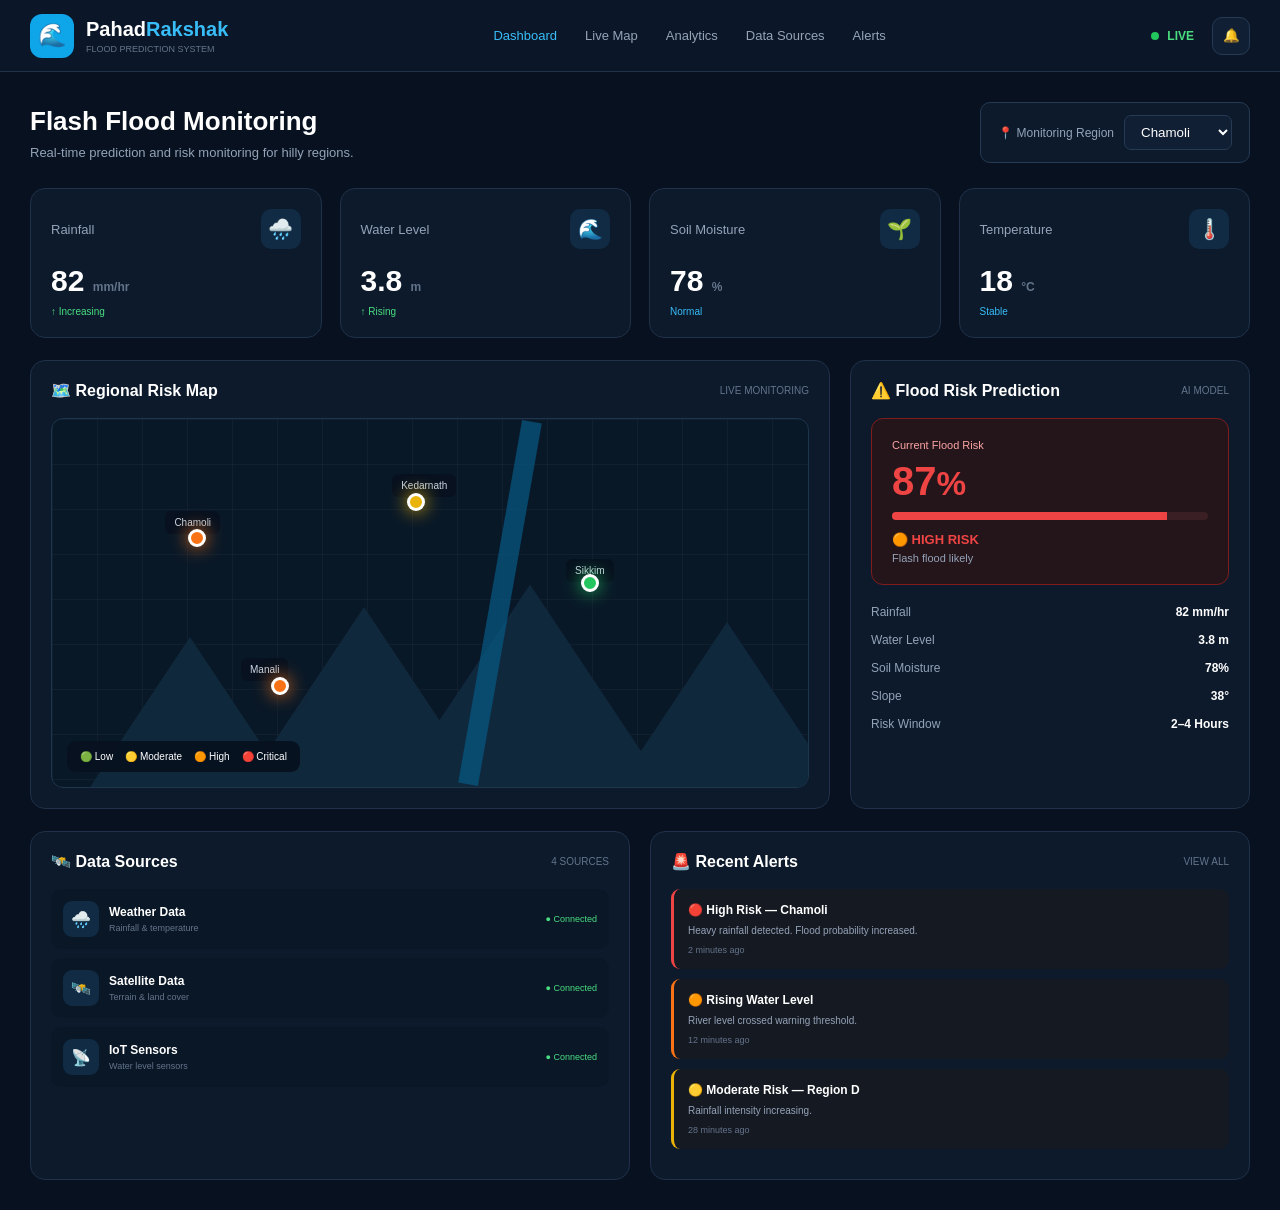
<file: index.html>
<!DOCTYPE html>
<html lang="en">

<head>
    <meta charset="UTF-8">
    <meta name="viewport" content="width=device-width, initial-scale=1.0">

    <title>FlashGuard - Flood Prediction System</title>

    <link rel="stylesheet" href="style.css">
</head>

<body>



    <header>

        <div class="logo">

            <div class="logo-icon">
                🌊
            </div>

            <div>
                <h1>Pahad<span>Rakshak</span></h1>
                <p>FLOOD PREDICTION SYSTEM</p>
            </div>

        </div>


        <nav>

            <a href="#" class="active" data-page="dashboard">
                Dashboard
            </a>

            <a href="#" data-page="map">
                Live Map
            </a>

            <a href="#" data-page="analytics">
                Analytics
            </a>

            <a href="#" data-page="sources">
                Data Sources
            </a>

            <a href="#" data-page="alerts">
                Alerts
            </a>

        </nav>


        <div class="header-right">

            <span class="live">
                <span class="live-dot"></span>
                LIVE
            </span>

            <button class="notification">
                🔔
            </button>

        </div>

    </header>



    

    <main>



        <section id="dashboard" class="page active-page">

            <div class="welcome">

                <div>

                    <h2>Flash Flood Monitoring</h2>

                    <p>
                        Real-time prediction and risk monitoring
                        for hilly regions.
                    </p>

                </div>


                <div class="location">

                    <span>📍 Monitoring Region</span>

                    <select id="regionSelect">

                        <option value="Chamoli">
                            Chamoli
                        </option>

                        <option value="Kedarnath">
                            Kedarnath
                        </option>

                        <option value="Manali">
                            Manali
                        </option>

                        <option value="Sikkim">
                            Sikkim
                        </option>

                    </select>

                </div>

            </div>



            
            <div class="stats">


                <div class="stat-card">

                    <div class="stat-top">

                        <span>Rainfall</span>

                        <div class="stat-icon">
                            🌧️
                        </div>

                    </div>

                    <h3 id="rainfall">
                        82 <small>mm/hr</small>
                    </h3>

                    <p class="positive">
                        ↑ Increasing
                    </p>

                </div>



                <div class="stat-card">

                    <div class="stat-top">

                        <span>Water Level</span>

                        <div class="stat-icon">
                            🌊
                        </div>

                    </div>

                    <h3 id="waterLevel">
                        3.8 <small>m</small>
                    </h3>

                    <p class="positive">
                        ↑ Rising
                    </p>

                </div>



                <div class="stat-card">

                    <div class="stat-top">

                        <span>Soil Moisture</span>

                        <div class="stat-icon">
                            🌱
                        </div>

                    </div>

                    <h3 id="soilMoisture">
                        78 <small>%</small>
                    </h3>

                    <p class="normal">
                        Normal
                    </p>

                </div>
                <div class="stat-card">

                    <div class="stat-top">

                        <span>Temperature</span>

                        <div class="stat-icon">
                            🌡️
                        </div>

                    </div>

                    <h3 id="temperature">
                        18 <small>°C</small>
                    </h3>

                    <p class="normal">
                        Stable
                    </p>

                </div>

            </div>



           

            <div class="content-grid">


                

                <div class="panel">

                    <div class="panel-header">

                        <h3>🗺️ Regional Risk Map</h3>

                        <span>LIVE MONITORING</span>

                    </div>


                    <div class="map" id="mapArea">

                        <div class="map-grid"></div>

                        <div class="mountain mountain-1"></div>

                        <div class="mountain mountain-2"></div>

                        <div class="mountain mountain-3"></div>

                        <div class="mountain mountain-4"></div>

                        <div class="river"></div>


                        <div class="map-label label-1">
                            Chamoli
                        </div>

                        <div class="map-label label-2">
                            Kedarnath
                        </div>

                        <div class="map-label label-3">
                            Sikkim
                        </div>

                        <div class="map-label label-4">
                            Manali
                        </div>


                        <div class="risk-marker high marker-1"
                             data-region="Chamoli"></div>

                        <div class="risk-marker medium marker-2"
                             data-region="Kedarnath"></div>

                        <div class="risk-marker low marker-3"
                             data-region="Manali"></div>

                        <div class="risk-marker high marker-4"
                             data-region="Sikkim"></div>


                        <div class="map-legend">

                            <span>🟢 Low</span>

                            <span>🟡 Moderate</span>

                            <span>🟠 High</span>

                            <span>🔴 Critical</span>

                        </div>

                    </div>

                </div>



                
                <div class="panel">

                    <div class="panel-header">

                        <h3>⚠️ Flood Risk Prediction</h3>

                        <span>AI MODEL</span>

                    </div>


                    <div class="risk-box">

                        <p>Current Flood Risk</p>

                        <h2 id="riskScore">
                            87<small>%</small>
                        </h2>

                        <div class="risk-bar">

                            <div class="risk-progress"
                                 id="riskProgress">
                            </div>

                        </div>

                        <strong id="riskLevel">
                            🟠 HIGH RISK
                        </strong>

                        <p id="prediction">
                            Flash flood likely
                        </p>

                    </div>


                    <div class="region-details">

                        <div>
                            <span>Rainfall</span>
                            <strong>82 mm/hr</strong>
                        </div>

                        <div>
                            <span>Water Level</span>
                            <strong>3.8 m</strong>
                        </div>
                        <div>
                            <span>Soil Moisture</span>
                            <strong>78%</strong>
                        </div>

                        <div>
                            <span>Slope</span>
                            <strong>38°</strong>
                        </div>

                        <div>
                            <span>Risk Window</span>
                            <strong>2–4 Hours</strong>
                        </div>

                    </div>

                </div>

            </div>



           

            <div class="bottom-grid">


                <div class="panel">

                    <div class="panel-header">

                        <h3>🛰️ Data Sources</h3>

                        <span>4 SOURCES</span>

                    </div>


                    <div class="data-source">

                        <div class="source-left">

                            <div class="source-icon">
                                🌧️
                            </div>

                            <div>

                                <h4>Weather Data</h4>

                                <p>
                                    Rainfall & temperature
                                </p>

                            </div>

                        </div>

                        <span class="connected">
                            ● Connected
                        </span>

                    </div>


                    <div class="data-source">

                        <div class="source-left">

                            <div class="source-icon">
                                🛰️
                            </div>

                            <div>

                                <h4>Satellite Data</h4>

                                <p>
                                    Terrain & land cover
                                </p>

                            </div>

                        </div>

                        <span class="connected">
                            ● Connected
                        </span>

                    </div>


                    <div class="data-source">

                        <div class="source-left">

                            <div class="source-icon">
                                📡
                            </div>

                            <div>

                                <h4>IoT Sensors</h4>

                                <p>
                                    Water level sensors
                                </p>

                            </div>

                        </div>

                        <span class="connected">
                            ● Connected
                        </span>

                    </div>

                </div>



                <div class="panel">

                    <div class="panel-header">

                        <h3>🚨 Recent Alerts</h3>

                        <span>VIEW ALL</span>

                    </div>


                    <div class="alert">

                        <h4>
                            🔴 High Risk — Chamoli
                        </h4>

                        <p>
                            Heavy rainfall detected.
                            Flood probability increased.
                        </p>

                        <small>
                            2 minutes ago
                        </small>

                    </div>


                    <div class="alert high-alert">

                        <h4>
                            🟠 Rising Water Level
                        </h4>

                        <p>
                            River level crossed warning threshold.
                        </p>

                        <small>
                            12 minutes ago
                        </small>

                    </div>


                    <div class="alert medium-alert">
                                   <h4>
                            🟡 Moderate Risk — Region D
                        </h4>

                        <p>
                            Rainfall intensity increasing.
                        </p>

                        <small>
                            28 minutes ago
                        </small>

                    </div>

                </div>

            </div>

        </section>



        
        <section id="map" class="page">

            <div class="panel">

                <div class="panel-header">

                    <h2>🗺️ Live Flood Risk Map</h2>

                    <span>REAL-TIME MONITORING</span>

                </div>


                <div class="big-map">

                    <div class="map-grid"></div>

                    <div class="mountain mountain-1"></div>
                    <div class="mountain mountain-2"></div>
                    <div class="mountain mountain-3"></div>
                    <div class="mountain mountain-4"></div>

                    <div class="river"></div>


                    <div class="map-label label-1">
                        Chamoli
                    </div>

                    <div class="map-label label-2">
                        Kedarnath
                    </div>

                    <div class="map-label label-3">
                        Sikkim
                    </div>

                    <div class="map-label label-4">
                        Manali
                    </div>


                    <div class="risk-marker high marker-1"
                         data-region="Chamoli"></div>

                    <div class="risk-marker medium marker-2"
                         data-region="Kedarnath"></div>

                    <div class="risk-marker low marker-3"
                         data-region="Manali"></div>

                    <div class="risk-marker high marker-4"
                         data-region="Sikkim"></div>


                    <div class="map-legend">

                        <span>🟢 Low</span>
                        <span>🟡 Moderate</span>
                        <span>🟠 High</span>
                        <span>🔴 Critical</span>

                    </div>

                </div>

            </div>

        </section>



       

        <section id="analytics" class="page">

            <div class="panel">

                <div class="panel-header">

                    <h2>📊 Flood Risk Analytics</h2>

                    <span>LAST 24 HOURS</span>

                </div>


                <div class="analytics-grid">


                    <div class="chart-card">

                        <h3>Rainfall Trend</h3>

                        <div class="bars">

                            <span style="height:30%"></span>
                            <span style="height:45%"></span>
                            <span style="height:40%"></span>
                            <span style="height:60%"></span>
                            <span style="height:75%"></span>
                            <span style="height:90%"></span>
                            <span style="height:82%"></span>

                        </div>

                        <p>
                            Rainfall is increasing
                        </p>

                    </div>


                    <div class="chart-card">

                        <h3>Water Level Trend</h3>

                        <div class="bars">

                            <span style="height:25%"></span>
                            <span style="height:35%"></span>
                            <span style="height:45%"></span>
                            <span style="height:55%"></span>
                            <span style="height:65%"></span>
                            <span style="height:80%"></span>
                            <span style="height:88%"></span>

                        </div>
                        <p>
                            Water level is rising
                        </p>

                    </div>


                    <div class="chart-card">

                        <h3>Flood Probability</h3>

                        <div class="big-number">
                            87%
                        </div>

                        <p>
                            Current prediction
                        </p>

                    </div>

                </div>

            </div>

        </section>



       

        <section id="sources" class="page">

            <div class="panel">

                <div class="panel-header">

                    <h2>🛰️ Multi-Source Data</h2>

                    <span>SYSTEM STATUS</span>

                </div>


                <div class="source-large">

                    <h3>🌧️ Weather Data</h3>

                    <p>
                        Rainfall, temperature,
                        humidity and wind data.
                    </p>

                    <span class="connected">
                        ● Connected
                    </span>

                </div>


                <div class="source-large">

                    <h3>🛰️ Satellite Data</h3>

                    <p>
                        Satellite imagery,
                        terrain and land-cover information.
                    </p>

                    <span class="connected">
                        ● Connected
                    </span>

                </div>


                <div class="source-large">

                    <h3>📡 IoT Sensor Data</h3>

                    <p>
                        River water level,
                        soil moisture and sensor readings.
                    </p>

                    <span class="connected">
                        ● Connected
                    </span>

                </div>


                <div class="source-large">

                    <h3>🏔️ Terrain / DEM Data</h3>

                    <p>
                        Elevation, slope,
                        drainage and terrain information.
                    </p>

                    <span class="connected">
                        ● Connected
                    </span>

                </div>

            </div>

        </section>



        

        <section id="alerts" class="page">

            <div class="panel">

                <div class="panel-header">

                    <h2>🚨 Alert Center</h2>

                    <span>3 ACTIVE ALERTS</span>

                </div>


                <div class="alert alert-critical">

                    <h3>
                        🔴 HIGH RISK — CHAMOLI
                    </h3>

                    <p>
                        Heavy rainfall detected.
                        Flash flood probability is high.
                    </p>

                    <strong>
                        Risk: 87%
                    </strong>

                    <small>
                        2 minutes ago
                    </small>

                </div>


                <div class="alert high-alert">

                    <h3>
                        🟠 WATER LEVEL RISING
                    </h3>

                    <p>
                        River water level is approaching
                        the warning threshold.
                    </p>

                    <strong>
                        Level: 3.8 m
                    </strong>

                    <small>
                        12 minutes ago
                    </small>

                </div>


                <div class="alert medium-alert">

                    <h3>
                        🟡 MODERATE RISK — KEDARNATH
                    </h3>

                    <p>
                        Rainfall intensity is increasing.
                        Continuous monitoring required.
                    </p>
                    <strong>
                        Risk: 64%
                    </strong>

                    <small>
                        28 minutes ago
                    </small>

                </div>

            </div>

        </section>

    </main>


    <script src="script.js"></script>

</body>

</html>
</file>
<file: style.css>
* {
    margin: 0;
    padding: 0;
    box-sizing: border-box;
}

body {
    font-family: Arial, sans-serif;
    background: #07111f;
    color: white;
}



header {
    height: 72px;
    background: #0b1728;
    border-bottom: 1px solid #203149;
    display: flex;
    align-items: center;
    justify-content: space-between;
    padding: 0 30px;
}

.logo {
    display: flex;
    align-items: center;
    gap: 12px;
}

.logo-icon {
    width: 44px;
    height: 44px;
    background: #0ea5e9;
    border-radius: 12px;
    display: flex;
    align-items: center;
    justify-content: center;
    font-size: 23px;
}

.logo h1 {
    font-size: 20px;
}

.logo h1 span {
    color: #38bdf8;
}

.logo p {
    color: #64748b;
    font-size: 9px;
    margin-top: 3px;
}

nav {
    display: flex;
    gap: 28px;
}

nav a {
    color: #94a3b8;
    text-decoration: none;
    font-size: 13px;
}

nav a:hover,
nav a.active {
    color: #38bdf8;
}

.header-right {
    display: flex;
    align-items: center;
    gap: 18px;
}

.live {
    color: #4ade80;
    font-size: 12px;
    font-weight: bold;
}

.live-dot {
    display: inline-block;
    width: 8px;
    height: 8px;
    background: #22c55e;
    border-radius: 50%;
    margin-right: 5px;
}

.notification {
    width: 38px;
    height: 38px;
    background: #101f33;
    border: 1px solid #263a53;
    border-radius: 10px;
    color: white;
    cursor: pointer;
}



main {
    padding: 30px;
    max-width: 1600px;
    margin: auto;
}



.welcome {
    display: flex;
    justify-content: space-between;
    align-items: center;
    margin-bottom: 25px;
}

.welcome h2 {
    font-size: 26px;
    margin-bottom: 8px;
}

.welcome p {
    color: #94a3b8;
    font-size: 13px;
}

.location {
    background: #0c1a2c;
    border: 1px solid #263a53;
    padding: 12px 17px;
    border-radius: 10px;
    color: #94a3b8;
    font-size: 12px;
}

.location strong {
    color: white;
}



.stats {
    display: grid;
    grid-template-columns: repeat(4, 1fr);
    gap: 18px;
    margin-bottom: 22px;
}

.stat-card {
    background: #0c1a2c;
    border: 1px solid #203149;
    border-radius: 15px;
    padding: 20px;
    transition: 0.3s;
}

.stat-card:hover {
    transform: translateY(-4px);
    border-color: #0ea5e9;
}

.stat-top {
    display: flex;
    align-items: center;
    justify-content: space-between;
    color: #94a3b8;
    font-size: 13px;
}

.stat-icon {
    width: 40px;
    height: 40px;
    background: #102b43;
    border-radius: 10px;
    display: flex;
    align-items: center;
    justify-content: center;
    font-size: 20px;
}

.stat-card h3 {
    font-size: 30px;
    margin-top: 15px;
}

.stat-card h3 small {
    font-size: 12px;
    color: #64748b;
}

.stat-card p {
    font-size: 10px;
    margin-top: 8px;
}

.positive {
    color: #4ade80;
}

.normal {
    color: #38bdf8;
}



.content-grid {
    display: grid;
    grid-template-columns: 2fr 1fr;
    gap: 20px;
    margin-bottom: 22px;
}

.panel {
    background: #0c1a2c;
    border: 1px solid #203149;
    border-radius: 15px;
    padding: 20px;
}

.panel-header {
    display: flex;
    align-items: center;
    justify-content: space-between;
    margin-bottom: 18px;
}

.panel-header h3 {
    font-size: 16px;
}

.panel-header span {
    color: #64748b;
    font-size: 10px;
}



.map {
    height: 370px;
    position: relative;
    overflow: hidden;
    border-radius: 12px;
    border: 1px solid #1d354d;
    background: #091827;
}

.map-grid {
    position: absolute;
    inset: 0;

    background-image:
        linear-gradient(#ffffff08 1px, transparent 1px),
        linear-gradient(90deg, #ffffff08 1px, transparent 1px);

    background-size: 45px 45px;
}



.mountain {
    position: absolute;
    bottom: 0;

    width: 0;
    height: 0;

    border-left: 100px solid transparent;
    border-right: 100px solid transparent;
    border-bottom: 150px solid #10283c;
}

.mountain-1 {
    left: 5%;
}

.mountain-2 {
    left: 28%;
    transform: scale(1.4);
}

.mountain-3 {
    left: 50%;
    transform: scale(1.7);
}

.mountain-4 {
    left: 76%;
    transform: scale(1.2);
}



.river {
    position: absolute;

    width: 20px;
    height: 100%;

    left: 58%;
    top: 0;

    background: #075985;

    transform: rotate(10deg);

    opacity: 0.7;
}



.map-label {
    position: absolute;

    background: #07111f;
    color: #cbd5e1;

    padding: 6px 9px;

    border-radius: 6px;

    font-size: 10px;
}

.label-1 {
    left: 15%;
    top: 25%;
}

.label-2 {
    left: 45%;
    top: 15%;
}

.label-3 {
    left: 68%;
    top: 38%;
}

.label-4 {
    left: 25%;
    top: 65%;
}



.risk-marker {
    position: absolute;

    width: 18px;
    height: 18px;

    border-radius: 50%;

    border: 3px solid white;

    box-shadow: 0 0 18px currentColor;
}

.low {
    background: #22c55e;
    color: #22c55e;
}

.medium {
    background: #eab308;
    color: #eab308;
}

.high {
    background: #f97316;
    color: #f97316;
}

.critical {
    background: #ef4444;
    color: #ef4444;
}

.marker-1 {
    left: 18%;
    top: 30%;
}

.marker-2 {
    left: 47%;
    top: 20%;
}

.marker-3 {
    left: 70%;
    top: 42%;
}

.marker-4 {
    left: 29%;
    top: 70%;
}



.map-legend {
    position: absolute;

    bottom: 15px;
    left: 15px;

    background: #07111fee;

    padding: 10px 13px;

    border-radius: 9px;

    display: flex;
    gap: 12px;

    font-size: 10px;
}



.risk-box {
    background: #24151a;

    border: 1px solid #7f1d1d;

    border-radius: 12px;

    padding: 20px;

    margin-bottom: 20px;
}

.risk-box > p:first-child {
    color: #fca5a5;
    font-size: 11px;
}

.risk-box h2 {
    font-size: 40px;
    color: #ef4444;
    margin: 8px 0;
}

.risk-box strong {
    display: block;
    color: #ef4444;
    margin-top: 12px;
    font-size: 13px;
}

.risk-box p:last-child {
    color: #94a3b8;
    font-size: 11px;
    margin-top: 5px;
}



.risk-bar {
    width: 100%;
    height: 8px;

    background: #3a2025;

    border-radius: 10px;

    overflow: hidden;
}

.risk-progress {
    width: 87%;
    height: 100%;
    background: #ef4444;
}



.region-details {
    display: flex;
    flex-direction: column;
    gap: 14px;
}

.region-details div {
    display: flex;
    justify-content: space-between;

    color: #94a3b8;
    font-size: 12px;
}

.region-details strong {
    color: white;
}



.bottom-grid {
    display: grid;
    grid-template-columns: 1fr 1fr;
    gap: 20px;
}


.data-source {
    display: flex;
    align-items: center;
    justify-content: space-between;

    background: #0a1727;

    padding: 12px;

    border-radius: 10px;

    margin-bottom: 9px;
}

.source-left {
    display: flex;
    align-items: center;
    gap: 10px;
}

.source-icon {
    width: 36px;
    height: 36px;

    background: #102b43;

    border-radius: 9px;

    display: flex;
    align-items: center;
    justify-content: center;
}

.data-source h4 {
    font-size: 12px;
}

.data-source p {
    color: #64748b;
    font-size: 9px;
    margin-top: 4px;
}

.connected {
    color: #4ade80;
    font-size: 9px;
}



.alert {
    padding: 14px;

    background: #151922;

    border-radius: 9px;

    margin-bottom: 10px;

    border-left: 3px solid #ef4444;
}

.alert h4 {
    font-size: 12px;
    margin-bottom: 6px;
}

.alert p {
    color: #94a3b8;
    font-size: 10px;
    line-height: 1.5;
}

.alert small {
    display: block;
    color: #64748b;
    font-size: 9px;
    margin-top: 7px;
}

.high-alert {
    border-left-color: #f97316;
}

.medium-alert {
    border-left-color: #eab308;
}



@media (max-width: 1000px) {

    nav {
        display: none;
    }

    .stats {
        grid-template-columns: repeat(2, 1fr);
    }

    .content-grid,
    .bottom-grid {
        grid-template-columns: 1fr;
    }
}

@media (max-width: 600px) {

    main {
        padding: 18px;
    }

    header {
        padding: 0 15px;
    }

    .stats {
        grid-template-columns: 1fr;
    }

    .welcome {
        flex-direction: column;
        align-items: flex-start;
        gap: 15px;
    }

    .header-right .live {
        display: none;
    }

    .map {
        height: 300px;
    }
}

.page {
    display: none;
}

.page.active-page {
    display: block;
}



.location {
    display: flex;
    align-items: center;
    gap: 10px;
}

.location select {
    background: #101f33;
    color: white;
    border: 1px solid #263a53;
    padding: 8px 12px;
    border-radius: 7px;
    outline: none;
    cursor: pointer;
}



.big-map {
    height: 550px;
    position: relative;
    overflow: hidden;
    border-radius: 12px;
    border: 1px solid #1d354d;
    background: #091827;
}



.analytics-grid {
    display: grid;
    grid-template-columns: repeat(3, 1fr);
    gap: 20px;
}

.chart-card {
    background: #091827;
    border: 1px solid #203149;
    border-radius: 12px;
    padding: 20px;
}

.chart-card h3 {
    margin-bottom: 20px;
}

.chart-card p {
    color: #94a3b8;
    margin-top: 15px;
    font-size: 12px;
}

.bars {
    height: 180px;
    display: flex;
    align-items: flex-end;
    gap: 12px;
    border-bottom: 1px solid #334155;
}

.bars span {
    flex: 1;
    background: #0ea5e9;
    border-radius: 5px 5px 0 0;
}

.big-number {
    font-size: 55px;
    font-weight: bold;
    margin: 50px 0 20px;
}




.source-large {
    background: #091827;
    border: 1px solid #203149;
    border-radius: 12px;
    padding: 20px;
    margin-bottom: 15px;
}

.source-large h3 {
    margin-bottom: 8px;
}

.source-large p {
    color: #94a3b8;
    font-size: 12px;
    margin-bottom: 12px;
}




.alert-critical {
    border-left: 4px solid #ef4444;
}

.alert strong {
    display: block;
    margin-top: 10px;
    color: #fca5a5;
}


@media (max-width: 800px) {

    .analytics-grid {
        grid-template-columns: 1fr;
    }

    .big-map {
        height: 400px;
    }

}
</file>
